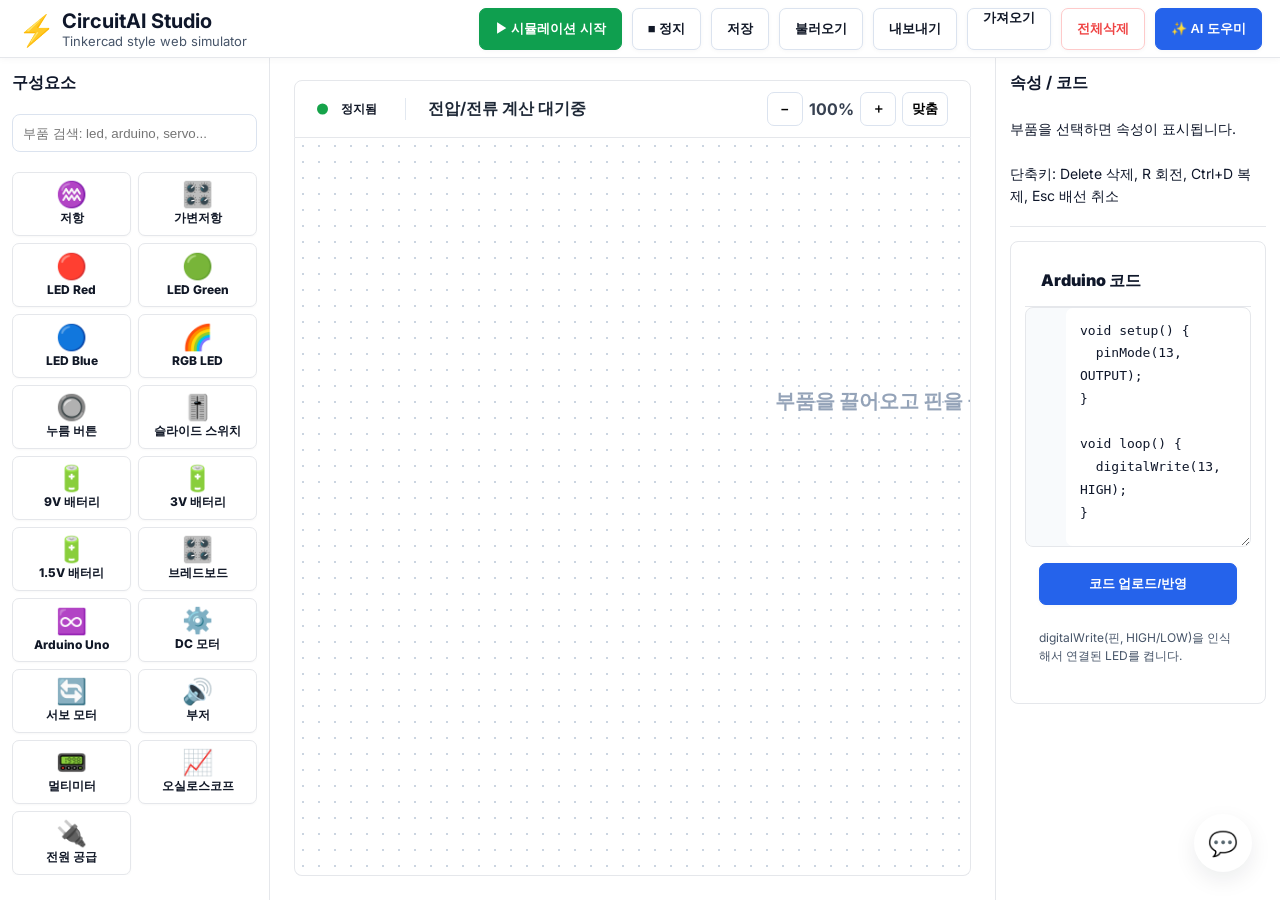
<file: CircuitAI_REAL_FINAL_v9/index.html>
<!DOCTYPE html>
<html lang="ko">
<head>
  <meta charset="UTF-8" />
  <meta name="viewport" content="width=device-width, initial-scale=1.0" />
  <title>CircuitAI Studio</title>
  <link rel="stylesheet" href="style.css" />
  <link href="https://fonts.googleapis.com/css2?family=Inter:wght@400;500;600;700;800&display=swap" rel="stylesheet">
</head>
<body>
  <nav class="navbar">
    <div class="brand"><span class="brand-mark">⚡</span><div><b>CircuitAI Studio</b><small>Tinkercad style web simulator</small></div></div>
    <div class="toolbar">
      <button class="tool-btn success" id="runBtn">▶ 시뮬레이션 시작</button>
      <button class="tool-btn" id="stopBtn">■ 정지</button>
      <button class="tool-btn" id="saveBtn">저장</button>
      <button class="tool-btn" id="loadBtn">불러오기</button>
      <button class="tool-btn" id="exportBtn">내보내기</button>
      <label class="tool-btn file-label">가져오기<input type="file" id="importFile" accept="application/json" hidden></label>
      <button class="tool-btn danger" id="clearBtn">전체삭제</button>
      <button class="tool-btn primary" id="nav-ai-chat">✨ AI 도우미</button>
    </div>
  </nav>

  <main class="app-container">
    <aside class="component-sidebar">
      <div class="sidebar-header"><select class="nav-select"><option>구성요소</option></select></div>
      <div class="sidebar-search"><input id="componentSearch" type="text" placeholder="부품 검색: led, arduino, servo..." /></div>
      <div class="component-grid" id="componentGrid">
        <div class="component-item" draggable="true" data-type="resistor"><span>♒</span>저항</div>
        <div class="component-item" draggable="true" data-type="potentiometer"><span>🎛️</span>가변저항</div>
        <div class="component-item" draggable="true" data-type="led-red"><span>🔴</span>LED Red</div>
        <div class="component-item" draggable="true" data-type="led-green"><span>🟢</span>LED Green</div>
        <div class="component-item" draggable="true" data-type="led-blue"><span>🔵</span>LED Blue</div>
        <div class="component-item" draggable="true" data-type="led-rgb"><span>🌈</span>RGB LED</div>
        <div class="component-item" draggable="true" data-type="switch-push"><span>🔘</span>누름 버튼</div>
        <div class="component-item" draggable="true" data-type="switch-slide"><span>🎚️</span>슬라이드 스위치</div>
        <div class="component-item" draggable="true" data-type="battery-9v"><span>🔋</span>9V 배터리</div>
        <div class="component-item" draggable="true" data-type="battery-3v"><span>🔋</span>3V 배터리</div>
        <div class="component-item" draggable="true" data-type="battery-1.5v"><span>🔋</span>1.5V 배터리</div>
        <div class="component-item" draggable="true" data-type="breadboard-small"><span>🎛️</span>브레드보드</div>
        <div class="component-item" draggable="true" data-type="arduino"><span>♾️</span>Arduino Uno</div>
        <div class="component-item" draggable="true" data-type="motor-dc"><span>⚙️</span>DC 모터</div>
        <div class="component-item" draggable="true" data-type="motor-servo"><span>🔄</span>서보 모터</div>
        <div class="component-item" draggable="true" data-type="buzzer"><span>🔊</span>부저</div>
        <div class="component-item" draggable="true" data-type="multimeter"><span>📟</span>멀티미터</div>
        <div class="component-item" draggable="true" data-type="oscilloscope"><span>📈</span>오실로스코프</div>
        <div class="component-item" draggable="true" data-type="dc-source"><span>🔌</span>전원 공급</div>
      </div>
    </aside>

    <section class="workspace-wrap">
      <div class="workspace-topbar">
        <span id="simStatus" class="status idle">정지됨</span>
        <span id="electricInfo">전압/전류 계산 대기중</span>
        <div class="zoom-controls"><button id="zoomOut">−</button><span id="zoomLabel">100%</span><button id="zoomIn">＋</button><button id="fitBtn">맞춤</button></div>
      </div>
      <div class="circuit-workspace" id="circuit-workspace">
        <div id="world" class="world">
          <svg id="wire-svg" class="wire-svg"></svg>
          <div class="workspace-hint">부품을 끌어오고 핀을 클릭/드래그해서 선을 연결하세요.</div>
        </div>
      </div>
    </section>

    <aside class="inspector">
      <h3>속성 / 코드</h3>
      <div id="inspectorBody" class="inspector-body">부품을 선택하면 속성이 표시됩니다.<br><br>단축키: Delete 삭제, R 회전, Ctrl+D 복제, Esc 배선 취소</div>
      <div class="code-panel">
        <div class="code-title">Arduino 코드</div>
        <textarea id="codeEditor">void setup() {
  pinMode(13, OUTPUT);
}

void loop() {
  digitalWrite(13, HIGH);
}</textarea>
        <button id="uploadCodeBtn" class="tool-btn primary full">코드 업로드/반영</button>
        <p class="hint-mini">digitalWrite(핀, HIGH/LOW)을 인식해서 연결된 LED를 켭니다.</p>
      </div>
    </aside>
  </main>

  <div id="config-modal" class="modal-overlay">
    <div class="modal-content">
      <h3 id="modal-title">설정</h3>
      <div id="modal-body" class="modal-body"></div>
      <div class="modal-footer"><button id="modal-cancel" class="tool-btn">취소</button><button id="modal-save" class="tool-btn primary">확인</button></div>
    </div>
  </div>

  <div id="chatbot-fab" class="chatbot-fab">💬</div>
  <div id="chatbot-window" class="chatbot-window">
    <div class="chat-header"><h3>AI 서킷 매니저</h3><button id="close-chat" class="close-btn">×</button></div>
    <div id="chat-messages" class="chat-messages"></div>
    <div class="chat-input-area"><input id="chat-input" placeholder="예: 아두이노 13번 LED 회로 만들어줘"><button id="chat-send">전송</button></div>
  </div>

  <script src="main.js"></script>
</body>
</html>
</file>
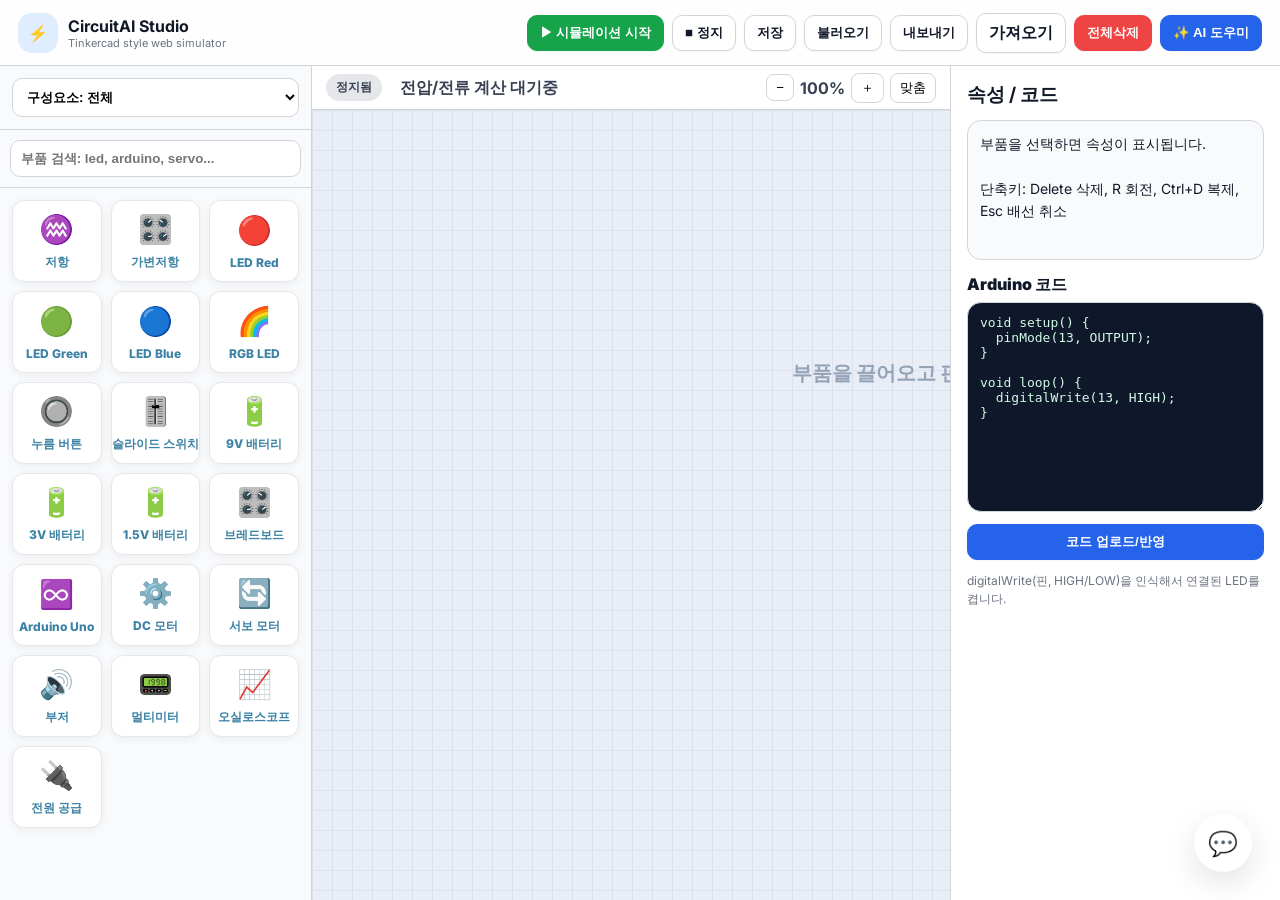
<file: circuitai_tinkercad_plus/index.html>
<!DOCTYPE html>
<html lang="ko">
<head>
  <meta charset="UTF-8" />
  <meta name="viewport" content="width=device-width, initial-scale=1.0" />
  <title>CircuitAI Studio</title>
  <link rel="stylesheet" href="style.css" />
  <link href="https://fonts.googleapis.com/css2?family=Inter:wght@400;500;600;700;800&display=swap" rel="stylesheet">
</head>
<body>
  <nav class="navbar">
    <div class="brand"><span class="brand-mark">⚡</span><div><b>CircuitAI Studio</b><small>Tinkercad style web simulator</small></div></div>
    <div class="toolbar">
      <button class="tool-btn success" id="runBtn">▶ 시뮬레이션 시작</button>
      <button class="tool-btn" id="stopBtn">■ 정지</button>
      <button class="tool-btn" id="saveBtn">저장</button>
      <button class="tool-btn" id="loadBtn">불러오기</button>
      <button class="tool-btn" id="exportBtn">내보내기</button>
      <label class="tool-btn file-label">가져오기<input type="file" id="importFile" accept="application/json" hidden></label>
      <button class="tool-btn danger" id="clearBtn">전체삭제</button>
      <button class="tool-btn primary" id="nav-ai-chat">✨ AI 도우미</button>
    </div>
  </nav>

  <main class="app-container">
    <aside class="component-sidebar">
      <div class="sidebar-header"><select class="nav-select"><option>구성요소: 전체</option></select></div>
      <div class="sidebar-search"><input id="componentSearch" type="text" placeholder="부품 검색: led, arduino, servo..." /></div>
      <div class="component-grid" id="componentGrid">
        <div class="component-item" draggable="true" data-type="resistor"><span>♒</span>저항</div>
        <div class="component-item" draggable="true" data-type="potentiometer"><span>🎛️</span>가변저항</div>
        <div class="component-item" draggable="true" data-type="led-red"><span>🔴</span>LED Red</div>
        <div class="component-item" draggable="true" data-type="led-green"><span>🟢</span>LED Green</div>
        <div class="component-item" draggable="true" data-type="led-blue"><span>🔵</span>LED Blue</div>
        <div class="component-item" draggable="true" data-type="led-rgb"><span>🌈</span>RGB LED</div>
        <div class="component-item" draggable="true" data-type="switch-push"><span>🔘</span>누름 버튼</div>
        <div class="component-item" draggable="true" data-type="switch-slide"><span>🎚️</span>슬라이드 스위치</div>
        <div class="component-item" draggable="true" data-type="battery-9v"><span>🔋</span>9V 배터리</div>
        <div class="component-item" draggable="true" data-type="battery-3v"><span>🔋</span>3V 배터리</div>
        <div class="component-item" draggable="true" data-type="battery-1.5v"><span>🔋</span>1.5V 배터리</div>
        <div class="component-item" draggable="true" data-type="breadboard-small"><span>🎛️</span>브레드보드</div>
        <div class="component-item" draggable="true" data-type="arduino"><span>♾️</span>Arduino Uno</div>
        <div class="component-item" draggable="true" data-type="motor-dc"><span>⚙️</span>DC 모터</div>
        <div class="component-item" draggable="true" data-type="motor-servo"><span>🔄</span>서보 모터</div>
        <div class="component-item" draggable="true" data-type="buzzer"><span>🔊</span>부저</div>
        <div class="component-item" draggable="true" data-type="multimeter"><span>📟</span>멀티미터</div>
        <div class="component-item" draggable="true" data-type="oscilloscope"><span>📈</span>오실로스코프</div>
        <div class="component-item" draggable="true" data-type="dc-source"><span>🔌</span>전원 공급</div>
      </div>
    </aside>

    <section class="workspace-wrap">
      <div class="workspace-topbar">
        <span id="simStatus" class="status idle">정지됨</span>
        <span id="electricInfo">전압/전류 계산 대기중</span>
        <div class="zoom-controls"><button id="zoomOut">−</button><span id="zoomLabel">100%</span><button id="zoomIn">＋</button><button id="fitBtn">맞춤</button></div>
      </div>
      <div class="circuit-workspace" id="circuit-workspace">
        <div id="world" class="world">
          <svg id="wire-svg" class="wire-svg"></svg>
          <div class="workspace-hint">부품을 끌어오고 핀을 클릭/드래그해서 선을 연결하세요.</div>
        </div>
      </div>
    </section>

    <aside class="inspector">
      <h3>속성 / 코드</h3>
      <div id="inspectorBody" class="inspector-body">부품을 선택하면 속성이 표시됩니다.<br><br>단축키: Delete 삭제, R 회전, Ctrl+D 복제, Esc 배선 취소</div>
      <div class="code-panel">
        <div class="code-title">Arduino 코드</div>
        <textarea id="codeEditor">void setup() {
  pinMode(13, OUTPUT);
}

void loop() {
  digitalWrite(13, HIGH);
}</textarea>
        <button id="uploadCodeBtn" class="tool-btn primary full">코드 업로드/반영</button>
        <p class="hint-mini">digitalWrite(핀, HIGH/LOW)을 인식해서 연결된 LED를 켭니다.</p>
      </div>
    </aside>
  </main>

  <div id="config-modal" class="modal-overlay">
    <div class="modal-content">
      <h3 id="modal-title">설정</h3>
      <div id="modal-body" class="modal-body"></div>
      <div class="modal-footer"><button id="modal-cancel" class="tool-btn">취소</button><button id="modal-save" class="tool-btn primary">확인</button></div>
    </div>
  </div>

  <div id="chatbot-fab" class="chatbot-fab">💬</div>
  <div id="chatbot-window" class="chatbot-window">
    <div class="chat-header"><h3>AI 서킷 매니저</h3><button id="close-chat" class="close-btn">×</button></div>
    <div id="chat-messages" class="chat-messages"></div>
    <div class="chat-input-area"><input id="chat-input" placeholder="예: 아두이노 13번 LED 회로 만들어줘"><button id="chat-send">전송</button></div>
  </div>

  <script src="main.js"></script>
</body>
</html>
</file>
<file: CircuitAI_REAL_FINAL_v9/style.css>
:root{--primary:#2563eb;--success:#16a34a;--danger:#ef4444;--bg:#eef2f7;--panel:#fff;--text:#111827;--muted:#6b7280;--line:#d1d5db;--shadow:0 10px 30px rgba(15,23,42,.12)}*{box-sizing:border-box}body{margin:0;font-family:Inter,-apple-system,BlinkMacSystemFont,'Segoe UI',sans-serif;background:var(--bg);color:var(--text);height:100vh;display:flex;flex-direction:column;overflow:hidden}.navbar{height:66px;background:rgba(255,255,255,.92);backdrop-filter:blur(12px);border-bottom:1px solid var(--line);display:flex;align-items:center;justify-content:space-between;padding:0 18px;z-index:100}.brand{display:flex;align-items:center;gap:10px}.brand-mark{width:40px;height:40px;border-radius:14px;background:#e0edff;display:grid;place-items:center}.brand small{display:block;color:var(--muted);font-size:11px}.toolbar{display:flex;gap:8px;align-items:center}.tool-btn{border:1px solid var(--line);background:white;color:#111827;border-radius:10px;padding:8px 12px;font-weight:700;cursor:pointer;box-shadow:0 1px 2px rgba(0,0,0,.04)}.tool-btn:hover{transform:translateY(-1px)}.tool-btn.primary{background:var(--primary);border-color:var(--primary);color:#fff}.tool-btn.success{background:var(--success);border-color:var(--success);color:#fff}.tool-btn.danger{background:var(--danger);border-color:var(--danger);color:#fff}.tool-btn.full{width:100%;margin-top:8px}.file-label{display:inline-block}.app-container{display:flex;min-height:0;flex:1}.component-sidebar{width:312px;background:#f8fafc;border-right:1px solid var(--line);display:flex;flex-direction:column}.sidebar-header{padding:12px;border-bottom:1px solid var(--line)}.nav-select,.sidebar-search input{width:100%;border:1px solid var(--line);border-radius:10px;padding:10px;background:#fff;font-weight:700}.sidebar-search{padding:10px;border-bottom:1px solid var(--line)}.component-grid{padding:12px;display:grid;grid-template-columns:repeat(3,1fr);gap:9px;overflow:auto}.component-item{background:#fff;border:1px solid #e5e7eb;border-radius:12px;min-height:82px;display:flex;flex-direction:column;align-items:center;justify-content:center;gap:8px;text-align:center;font-size:12px;font-weight:800;color:#3b82a4;cursor:grab;box-shadow:0 2px 8px rgba(0,0,0,.06)}.component-item span{font-size:28px}.component-item:hover{box-shadow:var(--shadow);transform:translateY(-2px);border-color:#60a5fa}.workspace-wrap{flex:1;display:flex;flex-direction:column;min-width:0}.workspace-topbar{height:44px;background:#fff;border-bottom:1px solid var(--line);display:flex;align-items:center;gap:18px;padding:0 14px;font-weight:700;color:#374151}.status{padding:5px 10px;border-radius:999px;font-size:12px}.status.idle{background:#e5e7eb}.status.running{background:#dcfce7;color:#166534}.status.error{background:#fee2e2;color:#991b1b}.zoom-controls{margin-left:auto;display:flex;align-items:center;gap:6px}.zoom-controls button{border:1px solid var(--line);background:#fff;border-radius:8px;padding:5px 9px;cursor:pointer}.circuit-workspace{flex:1;position:relative;overflow:hidden;background-color:#e9eef6;background-image:linear-gradient(#dbe2ed 1px,transparent 1px),linear-gradient(90deg,#dbe2ed 1px,transparent 1px);background-size:20px 20px}.world{position:absolute;left:0;top:0;width:3000px;height:2000px;transform-origin:0 0}.wire-svg{position:absolute;inset:0;width:3000px;height:2000px;z-index:40;pointer-events:none}.wire-svg line{pointer-events:stroke;cursor:pointer}.wire-selected{stroke-dasharray:6 6;stroke-width:5!important;filter:drop-shadow(0 0 4px rgba(0,0,0,.4))}.powered-wire{stroke-dasharray:10 7;animation:flow .45s linear infinite;filter:drop-shadow(0 0 4px rgba(34,197,94,.8))}@keyframes flow{to{stroke-dashoffset:-34}}.workspace-hint{position:absolute;left:480px;top:250px;color:#94a3b8;font-weight:800;font-size:20px;pointer-events:none}.workspace-component{position:absolute;cursor:grab;user-select:none;transform-origin:center;z-index:10}.workspace-component.comp-selected{filter:drop-shadow(0 0 0 #2563eb);outline:3px solid #2563eb;border-radius:10px}.graphic{width:100%;height:100%;display:flex;align-items:center;justify-content:center;border-radius:8px;font-weight:900;color:#fff;position:relative;box-shadow:0 6px 18px rgba(15,23,42,.18),inset 0 2px 5px rgba(255,255,255,.22)}.pin{position:absolute;width:16px;height:16px;background:#374151;border:3px solid #f8fafc;border-radius:50%;transform:translate(-50%,-50%);z-index:20;cursor:crosshair;box-shadow:0 2px 4px rgba(0,0,0,.25)}.pin:hover{background:#ef4444;transform:translate(-50%,-50%) scale(1.25)}.pin::after{content:attr(data-label);position:absolute;top:-18px;left:50%;transform:translateX(-50%);font-size:9px;color:#111827;background:#fff;border:1px solid #ddd;border-radius:4px;padding:1px 3px;opacity:0;white-space:nowrap}.pin:hover::after{opacity:1}.comp-breadboard .pin{width:6px;height:6px;border:0;border-radius:1px;background:#1f2937}.battery-graphic{background:#111827;border-top:10px solid #020617;flex-direction:column}.battery-graphic:before{content:'+';position:absolute;top:8px;left:17px}.battery-graphic:after{content:'−';position:absolute;top:8px;right:20px}.led-graphic{border-radius:50% 50% 30% 30%;box-shadow:inset -6px -7px 14px rgba(0,0,0,.35),inset 2px 2px 9px rgba(255,255,255,.8),0 6px 15px rgba(0,0,0,.18)}.led-on{box-shadow:0 0 28px currentColor,0 0 70px currentColor,inset 1px 1px 12px rgba(255,255,255,.9)!important}.led-burn{background:#111!important;color:#ef4444!important}.resistor-graphic{border-radius:10px}.switch-push-graphic{background:#dc2626;border:4px solid #111827;border-radius:50%}.switch-slide-graphic{background:#111827}.switch-slide-graphic:after{content:'';position:absolute;width:15px;height:31px;border-radius:5px;background:#e5e7eb;left:7px;top:5px;transition:.2s}.switch-on .switch-slide-graphic:after{left:27px}.motor-dc-graphic{background:#cbd5e1;color:#111827;border-radius:50%;border:5px solid #64748b}.motor-on{animation:spin .5s linear infinite}@keyframes spin{to{transform:rotate(360deg)}}.motor-servo-graphic{background:#2563eb}.buzzer-graphic{background:#7c3aed}.buzz-on{animation:buzz .1s infinite alternate}@keyframes buzz{to{transform:translateX(2px) rotate(1deg)}}.arduino-graphic{background:#00979c;border:3px solid #03787e;border-radius:10px}.arduino-graphic:before{content:'UNO R3';font-size:23px}.multimeter-graphic{background:#facc15;color:#111827;flex-direction:column}.screen{background:#111827;color:#22c55e;font-family:monospace;border-radius:4px;padding:4px 7px}.oscilloscope-graphic{background:#1e293b}.oscilloscope-graphic:before{content:'';width:70%;height:34%;background:#020617;border:1px solid #475569;border-radius:4px}.inst-source-graphic{background:#e2e8f0;color:#111827;border:2px solid #94a3b8}.bb-body{width:100%;height:100%;background:#e5e7eb;border-radius:8px;box-shadow:0 8px 22px rgba(0,0,0,.15);position:relative;overflow:hidden}.bb-line{position:absolute;left:18px;right:18px;height:2px}.b-red{background:#ef4444}.b-blue{background:#3b82f6}.bb-groove{position:absolute;left:0;right:0;top:115px;height:11px;background:#cbd5e1;border-top:1px solid #94a3b8}.bb-lbl,.bb-num{position:absolute;font-size:8px;color:#475569;font-weight:800}.inspector{width:330px;background:#fff;border-left:1px solid var(--line);padding:16px;overflow:auto}.inspector h3{margin:0 0 12px}.inspector-body{border:1px solid var(--line);border-radius:14px;padding:12px;min-height:140px;background:#f8fafc;line-height:1.6;font-size:14px}.prop-row{display:flex;align-items:center;justify-content:space-between;gap:10px;margin:8px 0}.prop-row input,.prop-row select{width:145px;border:1px solid var(--line);border-radius:8px;padding:7px}.code-panel{margin-top:14px}.code-title{font-weight:900;margin-bottom:6px}textarea{width:100%;height:210px;resize:vertical;border:1px solid var(--line);border-radius:14px;padding:12px;background:#0f172a;color:#d1fae5;font-family:Consolas,monospace;font-size:13px}.hint-mini{font-size:12px;color:var(--muted);line-height:1.5}.modal-overlay{position:fixed;inset:0;background:rgba(0,0,0,.45);display:none;align-items:center;justify-content:center;z-index:9999;backdrop-filter:blur(6px)}.modal-content{background:#fff;border-radius:18px;padding:20px;width:330px;box-shadow:var(--shadow)}.modal-body{display:flex;flex-direction:column;gap:10px;margin:15px 0}.modal-body input,.modal-body select{padding:10px;border:1px solid var(--line);border-radius:10px}.modal-footer{display:flex;justify-content:flex-end;gap:8px}.chatbot-fab{position:fixed;right:28px;bottom:28px;width:58px;height:58px;border-radius:50%;display:grid;place-items:center;background:#fff;box-shadow:var(--shadow);font-size:24px;z-index:1000;cursor:pointer}.chatbot-window{position:fixed;right:28px;bottom:96px;width:370px;height:520px;background:#fff;border:1px solid var(--line);border-radius:20px;box-shadow:var(--shadow);display:none;flex-direction:column;overflow:hidden;z-index:1000}.chat-header{background:var(--primary);color:#fff;padding:14px 18px;display:flex;justify-content:space-between;align-items:center}.chat-header h3{margin:0}.close-btn{background:none;border:0;color:#fff;font-size:28px;cursor:pointer}.chat-messages{flex:1;overflow:auto;padding:16px;display:flex;flex-direction:column;gap:10px}.chat-bubble{padding:10px 13px;border-radius:15px;max-width:86%;line-height:1.45}.chat-user{align-self:flex-end;background:#2563eb;color:#fff}.chat-ai{align-self:flex-start;background:#f1f5f9}.chat-input-area{display:flex;gap:8px;padding:14px;border-top:1px solid var(--line)}.chat-input-area input{flex:1;border:1px solid var(--line);border-radius:999px;padding:10px 13px}.chat-input-area button{border:0;background:#2563eb;color:#fff;border-radius:999px;padding:0 15px;font-weight:800}

/* fixes v2: cleaner wiring, breadboard plug-in feel, realistic motors */
.comp-route{background:transparent!important;box-shadow:none!important;outline:none!important;pointer-events:none}
.comp-route .pin{opacity:0;width:2px;height:2px;border:0;pointer-events:none}
.wire-svg line{transition:stroke-width .08s, filter .08s}
.led-graphic{height:42px!important;width:42px!important;margin:auto;border:2px solid rgba(255,255,255,.45)}
.led-leg{position:absolute;bottom:-24px;width:4px;background:#94a3b8;border-radius:3px;box-shadow:inset 1px 0 0 rgba(255,255,255,.8)}
.led-leg.leg-a{left:12px;height:28px}.led-leg.leg-k{right:12px;height:24px}
.comp-led .pin{width:13px;height:13px;border-width:2px;background:#64748b}
.comp-resistor .pin,.comp-potentiometer .pin{width:13px;height:13px;border-width:2px;background:#64748b}
.motor-dc-graphic{overflow:visible;background:transparent!important;border:0!important;border-radius:8px!important;color:#111827!important;box-shadow:none!important;display:flex!important;align-items:center!important;justify-content:center!important}
.motor-can{width:62px;height:46px;border-radius:24px;background:linear-gradient(90deg,#94a3b8,#e2e8f0,#94a3b8);border:4px solid #475569;display:flex;align-items:center;justify-content:center;font-weight:900;box-shadow:0 8px 18px rgba(15,23,42,.25),inset 0 2px 5px rgba(255,255,255,.55)}
.motor-shaft{position:absolute;right:-14px;width:24px;height:10px;background:#64748b;border-radius:6px;box-shadow:inset 0 1px 2px rgba(255,255,255,.55)}
.motor-on .motor-shaft{animation:spin .15s linear infinite;background:#334155}
.motor-servo-graphic{background:#2563eb!important;border:3px solid #1d4ed8;border-radius:10px!important;overflow:visible;color:#fff;flex-direction:column;font-size:11px;letter-spacing:.5px}
.servo-horn{position:absolute;top:-17px;left:50%;width:58px;height:10px;background:#f8fafc;border:2px solid #cbd5e1;border-radius:999px;transform:translateX(-50%);box-shadow:0 2px 5px rgba(0,0,0,.18)}
.servo-horn:after{content:'';position:absolute;left:50%;top:50%;width:10px;height:10px;background:#94a3b8;border-radius:50%;transform:translate(-50%,-50%)}
.motor-on .servo-horn{animation:servoSweep .8s ease-in-out infinite alternate}@keyframes servoSweep{from{transform:translateX(-50%) rotate(-35deg)}to{transform:translateX(-50%) rotate(35deg)}}


/* v4 breadboard + wiring stability patch */
.comp-breadboard .pin{
  width:12px !important;
  height:12px !important;
  border:2px solid #f8fafc !important;
  border-radius:50% !important;
  background:#1f2937 !important;
  cursor:pointer !important;
  z-index:50 !important;
}
.comp-breadboard .pin:hover{
  background:#ef4444 !important;
  transform:translate(-50%,-50%) scale(1.4) !important;
  z-index:999 !important;
}
.pin{
  transition:0.08s;
}
.pin:hover{
  z-index:999;
}
.wire-svg line{
  stroke-width:4px;
}


/* v4 realistic breadboard redesign */
.comp-breadboard{filter:drop-shadow(0 10px 18px rgba(15,23,42,.18));}
.bb-body{background:linear-gradient(180deg,#f8fafc,#e5e7eb)!important;border:3px solid #2563eb;border-radius:14px!important;box-shadow:inset 0 1px 0 rgba(255,255,255,.9),0 12px 28px rgba(15,23,42,.18)!important;}
.bb-body::before{content:'solderless breadboard';position:absolute;left:18px;top:126px;font-size:10px;font-weight:900;letter-spacing:.08em;color:#94a3b8;text-transform:uppercase;}
.bb-rail{position:absolute;left:36px;right:36px;height:2px;border-radius:99px;opacity:.9;}
.bb-rail span{position:absolute;left:-20px;top:-8px;font-size:13px;font-weight:900;}
.rail-top-plus{top:30px;background:#ef4444;color:#ef4444;}
.rail-top-minus{top:55px;background:#2563eb;color:#2563eb;}
.rail-bottom-plus{top:255px;background:#ef4444;color:#ef4444;}
.rail-bottom-minus{top:280px;background:#2563eb;color:#2563eb;}
.bb-groove{top:171px!important;height:22px!important;background:linear-gradient(180deg,#cbd5e1,#f8fafc,#cbd5e1)!important;border-top:1px solid #94a3b8!important;border-bottom:1px solid #94a3b8!important;box-shadow:inset 0 3px 5px rgba(15,23,42,.12),inset 0 -3px 5px rgba(255,255,255,.7);}
.bb-center-shadow{position:absolute;left:36px;right:36px;top:82px;height:168px;border-left:1px solid #cbd5e1;border-right:1px solid #cbd5e1;pointer-events:none;}
.comp-breadboard .pin{width:12px!important;height:12px!important;border:2px solid #f8fafc!important;border-radius:50%!important;background:#111827!important;z-index:70!important;box-shadow:inset 0 1px 2px rgba(255,255,255,.55),inset 0 -2px 4px rgba(0,0,0,.55),0 1px 2px rgba(15,23,42,.25)!important;}
.comp-breadboard .pin:hover{background:#ef4444!important;transform:translate(-50%,-50%) scale(1.45)!important;box-shadow:0 0 0 4px rgba(239,68,68,.18),inset 0 1px 2px rgba(255,255,255,.55)!important;}
.bb-num{position:absolute;font-size:8px;color:#64748b;font-weight:900;pointer-events:none;}
.wire-svg line{stroke-width:4.5!important;filter:drop-shadow(0 1px 1px rgba(15,23,42,.25));}


/* v3: physical breadboard contact feedback */
.pin.contact-pin{
  background:#22c55e!important;
  box-shadow:0 0 0 4px rgba(34,197,94,.18), inset 0 1px 2px rgba(255,255,255,.55)!important;
}
.comp-breadboard .pin.contact-pin{
  background:#22c55e!important;
}
.wire-svg line{
  stroke-width:5px;
}


/* ===== v4 clean UI: plain breadboard + neat sidebar ===== */
:root{
  --bg:#f3f6fb;
  --panel:#ffffff;
  --line:#e5e7eb;
  --primary:#2563eb;
  --shadow:0 8px 24px rgba(15,23,42,.08);
}
body{background:#f3f6fb;color:#111827;}
.navbar{height:72px;background:#fff;border-bottom:1px solid #e5e7eb;box-shadow:0 1px 10px rgba(15,23,42,.04);}
.brand-mark{background:#fff7d6;font-size:30px;}
.brand b{font-size:18px;}
.brand small{font-size:12px;color:#64748b;}
.tool-btn{border-radius:8px;padding:10px 14px;box-shadow:none;background:#fff;border-color:#e2e8f0;}
.tool-btn:hover{transform:none;background:#f8fafc;}
.tool-btn.success{background:#198754;border-color:#198754;}
.tool-btn.primary{background:#2563eb;border-color:#2563eb;}
.tool-btn.danger{background:#fff;color:#dc2626;border-color:#fecaca;}
.component-sidebar{width:286px;background:#fff;border-right:1px solid #e5e7eb;padding:14px;gap:10px;}
.sidebar-header{padding:0;border:0;}
.sidebar-header::before{content:'구성요소';display:block;font-weight:900;font-size:16px;margin-bottom:10px;color:#111827;}
.nav-select{display:none;}
.sidebar-search{padding:0;border:0;}
.sidebar-search input{height:42px;border-radius:8px;background:#fff;font-weight:500;color:#334155;}
.component-grid{padding:0;grid-template-columns:repeat(2,1fr);gap:6px;overflow:auto;}
.component-item{min-height:72px;border-radius:8px;border:1px solid #e5e7eb;box-shadow:none;color:#111827;font-size:12px;font-weight:700;background:#fff;gap:5px;}
.component-item span{font-size:26px;line-height:1;filter:none;}
.component-item:hover{transform:none;box-shadow:0 4px 12px rgba(15,23,42,.08);border-color:#bfdbfe;background:#f8fbff;}
.inspector{width:300px;background:#fff;border-left:1px solid #e5e7eb;padding:14px;}
.inspector h3{font-size:16px;margin-bottom:14px;}
.inspector-body{background:#fff;border-color:#e5e7eb;border-radius:8px;box-shadow:none;}
.code-panel{border:1px solid #e5e7eb;border-radius:8px;margin-top:14px;overflow:hidden;background:#fff;}
.code-title{padding:14px 16px;margin:0;border-bottom:1px solid #e5e7eb;background:#fff;}
textarea{border:0;border-radius:0;background:#ffffff;color:#111827;font-size:13px;line-height:1.7;height:250px;box-shadow:inset 40px 0 0 #f8fafc;padding-left:54px;}
.hint-mini{padding:0 14px 12px;}
#uploadCodeBtn{margin:12px 14px;width:calc(100% - 28px);}
.workspace-topbar{height:64px;margin:10px 12px 0;border:1px solid #e5e7eb;border-radius:8px;background:#fff;}
.circuit-workspace{margin:0 12px 12px;border:1px solid #e5e7eb;border-top:0;border-radius:0 0 8px 8px;background-color:#fafcff;background-image:radial-gradient(#d4dbe7 1px,transparent 1px);background-size:14px 14px;}
.world{transform-origin:0 0;}
.workspace-component{z-index:20;}
.comp-breadboard{z-index:2!important;filter:none!important;}
.wire-svg{z-index:12!important;}
.wire-svg line{stroke-width:4px!important;filter:drop-shadow(0 1px 1px rgba(15,23,42,.16));stroke-linecap:round;}
.workspace-component.comp-selected{outline:2px solid #2563eb!important;outline-offset:3px;border-radius:8px;filter:none!important;}

/* plain breadboard body */
.bb-body{
  background:#f8fafc!important;
  border:2px solid #2563eb!important;
  border-radius:12px!important;
  box-shadow:0 6px 16px rgba(15,23,42,.12)!important;
  overflow:hidden!important;
}
.bb-body::before{display:none!important;}
.bb-body::after{content:'';position:absolute;left:0;right:0;top:171px;height:22px;background:linear-gradient(180deg,#e5e7eb,#f8fafc,#dbe2ea);border-top:1px solid #cbd5e1;border-bottom:1px solid #cbd5e1;pointer-events:none;}
.bb-center-shadow{display:none!important;}
.bb-groove{display:none!important;}
.bb-rail{height:2px!important;left:50px!important;right:45px!important;border-radius:99px;opacity:.9;}
.bb-rail span{left:-28px!important;top:-10px!important;font-size:20px!important;font-weight:800!important;}
.rail-top-plus{top:30px!important;background:#ef4444!important;color:#ef4444!important;}
.rail-top-minus{top:55px!important;background:#2563eb!important;color:#2563eb!important;}
.rail-bottom-plus{top:255px!important;background:#ef4444!important;color:#ef4444!important;}
.rail-bottom-minus{top:280px!important;background:#2563eb!important;color:#2563eb!important;}
.bb-num{font-size:10px!important;color:#64748b!important;font-weight:800!important;}

/* make breadboard holes small and calm, but still clickable */
.comp-breadboard .pin{
  width:8px!important;
  height:8px!important;
  border:0!important;
  border-radius:1px!important;
  background:#111827!important;
  box-shadow:0 1px 2px rgba(15,23,42,.25), inset 0 1px 0 rgba(255,255,255,.18)!important;
  z-index:30!important;
}
.comp-breadboard .pin:hover{
  background:#2563eb!important;
  transform:translate(-50%,-50%) scale(1.25)!important;
  box-shadow:0 0 0 3px rgba(37,99,235,.16)!important;
}
.pin.contact-pin{background:#64748b!important;box-shadow:0 0 0 2px rgba(37,99,235,.12)!important;}
.comp-breadboard .pin.contact-pin{background:#111827!important;box-shadow:0 0 0 2px rgba(37,99,235,.10)!important;}
.comp-resistor .pin,.comp-potentiometer .pin{width:12px!important;height:12px!important;border:2px solid #dbeafe!important;background:#94a3b8!important;box-shadow:none!important;}
.comp-resistor .pin.contact-pin,.comp-potentiometer .pin.contact-pin{background:#94a3b8!important;box-shadow:0 0 0 2px rgba(37,99,235,.18)!important;}
.resistor-graphic{height:28px!important;border-radius:999px!important;box-shadow:0 2px 5px rgba(15,23,42,.16)!important;}
.led-graphic{box-shadow:inset -4px -5px 10px rgba(0,0,0,.25),inset 2px 2px 7px rgba(255,255,255,.75),0 3px 8px rgba(0,0,0,.12)!important;}
.pin::after{font-size:10px;border-color:#e5e7eb;box-shadow:0 2px 6px rgba(15,23,42,.08);}

.bb-row-label{position:absolute;font-size:13px;font-weight:800;color:#64748b;pointer-events:none;}


/* ===== v5 final clean look: reference-image style + no row/rail overlap ===== */
.navbar{height:76px!important;padding:0 20px!important;}
.brand{min-width:260px!important;}
.toolbar{gap:12px!important;}
.tool-btn{min-height:42px!important;padding:10px 18px!important;font-size:14px!important;}
.component-sidebar{width:292px!important;}
.component-grid{grid-template-columns:repeat(2,1fr)!important;gap:8px!important;}
.component-item{min-height:70px!important;font-size:12px!important;color:#111827!important;}
.component-item span{font-size:28px!important;}
.inspector{width:318px!important;}
.workspace-topbar{height:62px!important;}
.circuit-workspace{background-color:#fbfdff!important;background-image:radial-gradient(#d0d8e5 1px,transparent 1px)!important;background-size:14px 14px!important;}
.bb-body{background:#f8fafc!important;border:2px solid #2563eb!important;border-radius:14px!important;box-shadow:0 8px 20px rgba(15,23,42,.12), inset 0 1px 0 rgba(255,255,255,.9)!important;}
.bb-body::after{top:185px!important;height:24px!important;background:linear-gradient(180deg,#dbe2ea,#f8fafc,#dbe2ea)!important;border-top:1px solid #cbd5e1!important;border-bottom:1px solid #cbd5e1!important;}
.bb-rail{left:50px!important;right:45px!important;height:2px!important;}
.bb-rail span{left:-28px!important;top:-11px!important;font-size:20px!important;line-height:1!important;}
.rail-top-plus{top:34px!important;background:#ef4444!important;color:#ef4444!important;}
.rail-top-minus{top:62px!important;background:#2563eb!important;color:#2563eb!important;}
.rail-bottom-plus{top:302px!important;background:#ef4444!important;color:#ef4444!important;}
.rail-bottom-minus{top:322px!important;background:#2563eb!important;color:#2563eb!important;}
.bb-row-label{left:22px!important;font-size:14px!important;font-weight:800!important;color:#64748b!important;}
.bb-num{font-size:11px!important;color:#64748b!important;font-weight:800!important;}
.comp-breadboard .pin{width:8px!important;height:8px!important;border-radius:1.5px!important;border:0!important;background:#111827!important;box-shadow:0 1px 2px rgba(15,23,42,.2), inset 0 1px 0 rgba(255,255,255,.18)!important;}
.comp-breadboard .pin:hover{background:#2563eb!important;transform:translate(-50%,-50%) scale(1.3)!important;box-shadow:0 0 0 3px rgba(37,99,235,.16)!important;}
.comp-breadboard .pin.contact-pin{background:#111827!important;box-shadow:0 0 0 2px rgba(34,197,94,.16)!important;}
.wire-svg line{stroke:#1f2937!important;stroke-width:5px!important;filter:drop-shadow(0 1px 2px rgba(15,23,42,.22))!important;}
.resistor-graphic{height:28px!important;border-radius:999px!important;box-shadow:0 3px 8px rgba(15,23,42,.12)!important;}
.comp-resistor .pin,.comp-potentiometer .pin{width:10px!important;height:10px!important;border:2px solid #bbf7d0!important;background:#64748b!important;}

/* ===== v6 final clean screenshot-style UI + symmetric breadboard ===== */
:root{--bg:#f8fafc;--panel:#ffffff;--text:#0f172a;--muted:#64748b;--line:#e2e8f0;--primary:#2563eb;--success:#16a34a;--danger:#ef4444;--shadow:0 10px 24px rgba(15,23,42,.10)}
body{background:#f8fafc;color:var(--text);}
.navbar{height:76px;background:#fff;border-bottom:1px solid #e5e7eb;padding:0 20px;box-shadow:0 2px 12px rgba(15,23,42,.04)}
.brand-mark{background:transparent;font-size:34px;width:38px;height:38px}.brand b{font-size:20px}.brand small{font-size:13px;color:#475569}.toolbar{gap:12px}.tool-btn{height:42px;border:1px solid #dbe3ef;border-radius:9px;padding:0 18px;background:#fff;box-shadow:0 2px 8px rgba(15,23,42,.04);font-size:14px}.tool-btn.success{background:linear-gradient(180deg,#18b45b,#0f8f45);border-color:#159a4f}.tool-btn.primary{background:#2563eb;border-color:#2563eb}.tool-btn.danger{background:#fff;color:#ef4444;border-color:#fecaca}.app-container{background:#f8fafc}.component-sidebar{width:285px;background:#fff;border-right:1px solid #e5e7eb;padding:12px}.sidebar-header{display:none}.sidebar-search{padding:10px 0 12px;border:0}.component-sidebar:before{content:'구성요소';display:block;font-weight:900;font-size:17px;margin:6px 0 8px}.sidebar-search input{height:38px;border:1px solid #dbe3ef;border-radius:8px;font-weight:500;color:#475569;background:#fff}.component-grid{padding:0;grid-template-columns:repeat(2,1fr);gap:7px;overflow:auto}.component-item{min-height:68px;border:1px solid #e5e7eb;border-radius:8px;background:#fff;color:#111827;font-size:12px;font-weight:800;box-shadow:0 1px 3px rgba(15,23,42,.04);gap:4px}.component-item span{font-size:27px;filter:saturate(1.1)}.workspace-wrap{padding:14px 12px 14px 12px;background:#fff}.workspace-topbar{height:62px;border:1px solid #e5e7eb;border-radius:8px;background:#fff;padding:0 24px;margin-bottom:0;box-shadow:0 1px 2px rgba(15,23,42,.03)}.status.idle{background:transparent;color:#111827;position:relative;padding-left:25px}.status.idle:before{content:'';position:absolute;left:0;top:50%;width:12px;height:12px;background:#16a34a;border-radius:50%;transform:translateY(-50%)}.status.running{background:transparent;color:#111827;position:relative;padding-left:25px}.status.running:before{content:'';position:absolute;left:0;top:50%;width:12px;height:12px;background:#16a34a;border-radius:50%;transform:translateY(-50%)}#electricInfo{padding-left:24px;border-left:1px solid #e2e8f0}.zoom-controls button{height:36px;min-width:38px;border-radius:7px;border:1px solid #dbe3ef;background:#fff;font-weight:900}.circuit-workspace{margin-top:0;border:1px solid #e5e7eb;border-top:0;border-radius:0 0 8px 8px;background-color:#fff;background-image:radial-gradient(#cbd5e1 1.1px,transparent 1.1px);background-size:16px 16px}.inspector{width:285px;background:#fff;border-left:1px solid #e5e7eb;padding:14px}.inspector h3{font-size:17px}.inspector-body{border:0;border-bottom:1px solid #e5e7eb;border-radius:0;background:#fff;min-height:118px;padding:10px 0 18px}.code-panel{border:1px solid #e5e7eb;border-radius:8px;background:#fff;padding:14px;margin-top:14px}.code-title{font-size:16px}textarea{height:250px;background:#fff;color:#0f172a;border:1px solid #e5e7eb;border-radius:8px;font-size:13px;line-height:1.75}.hint-mini{color:#475569}.workspace-component{z-index:10}.wire-svg line{stroke-width:5;filter:drop-shadow(0 2px 2px rgba(15,23,42,.20));stroke-linecap:round}.powered-wire{filter:drop-shadow(0 0 4px rgba(34,197,94,.65))}.pin{width:16px;height:16px;border:3px solid #eef2f7;background:#475569;box-shadow:0 1px 3px rgba(15,23,42,.25);z-index:80}.pin:hover{background:#22c55e;transform:translate(-50%,-50%) scale(1.18)}.contact-pin{background:#22c55e!important;box-shadow:0 0 0 4px rgba(34,197,94,.18),0 1px 3px rgba(15,23,42,.2)!important}.comp-breadboard{z-index:5}.bb-body{width:100%;height:100%;position:relative;overflow:hidden;background:#f8fafc!important;border:2px solid #2563eb!important;border-radius:18px!important;box-shadow:0 9px 20px rgba(15,23,42,.10),inset 0 1px 0 rgba(255,255,255,.9)!important}.bb-body::before{display:none!important}.bb-body::after{content:'';position:absolute;left:0;right:0;top:248px;height:26px;background:linear-gradient(180deg,#dbe2ea,#f8fafc 50%,#dbe2ea);border-top:1px solid #cbd5e1;border-bottom:1px solid #cbd5e1;pointer-events:none}.bb-groove{display:none!important}.bb-center-shadow{display:none!important}.bb-rail{position:absolute!important;left:82px!important;right:55px!important;height:2px!important;border-radius:999px!important;opacity:.95!important}.rail-top-plus{top:54px!important;background:#ef4444!important}.rail-top-minus{top:84px!important;background:#2563eb!important}.rail-bottom-plus{top:388px!important;background:#ef4444!important}.rail-bottom-minus{top:418px!important;background:#2563eb!important}.bb-sign{position:absolute!important;font-size:22px!important;font-weight:900!important;line-height:1!important;top:-12px!important}.bb-sign.left{left:-42px!important}.bb-sign.right{right:-32px!important}.rail-top-plus .bb-sign,.rail-bottom-plus .bb-sign{color:#ef4444!important}.rail-top-minus .bb-sign,.rail-bottom-minus .bb-sign{color:#2563eb!important}.comp-breadboard .pin{width:9px!important;height:9px!important;border:0!important;border-radius:2px!important;background:#111827!important;box-shadow:0 1px 2px rgba(15,23,42,.30)!important;z-index:30}.comp-breadboard .pin:hover{background:#22c55e!important;transform:translate(-50%,-50%) scale(1.55)!important;z-index:999!important}.comp-breadboard .pin.contact-pin{background:#22c55e!important;box-shadow:0 0 0 4px rgba(34,197,94,.22)!important}.bb-row-label{position:absolute!important;left:48px!important;font-size:18px!important;font-weight:800!important;color:#475569!important;pointer-events:none!important}.bb-num{position:absolute!important;font-size:15px!important;color:#475569!important;font-weight:800!important;pointer-events:none!important}.battery-graphic{background:linear-gradient(180deg,#111827,#020617)!important;border:0!important;border-radius:8px!important;color:#fff;font-size:27px}.battery-graphic:before{top:22px;left:22px;font-size:24px}.battery-graphic:after{top:22px;right:24px;font-size:24px}.batt-val{font-size:28px}.comp-battery .pin{top:0!important;width:18px;height:18px;background:#64748b}.resistor-graphic{height:24px!important;border-radius:999px!important;box-shadow:0 4px 10px rgba(15,23,42,.15)!important}.comp-resistor .pin,.comp-potentiometer .pin{width:12px!important;height:12px!important;border:3px solid #bbf7d0!important;background:#64748b!important}.led-graphic{height:42px!important;width:42px!important;border:0!important;margin:auto;box-shadow:inset -5px -7px 12px rgba(0,0,0,.25),inset 2px 2px 8px rgba(255,255,255,.8),0 5px 13px rgba(15,23,42,.18)!important}.comp-led .pin{width:13px!important;height:13px!important;border:3px solid #e2e8f0!important;background:#64748b!important}


/* ===== REAL FINAL v9 screenshot-style cleanup ===== */
:root{--primary:#2563eb;--success:#16a34a;--danger:#ef4444;--bg:#ffffff;--panel:#fff;--text:#0f172a;--muted:#64748b;--line:#e5e7eb;--shadow:0 8px 22px rgba(15,23,42,.08)}
body{background:#fff!important;color:#0f172a!important;}
.navbar{height:58px!important;background:#fff!important;border-bottom:1px solid #e5e7eb!important;padding:0 18px!important;box-shadow:0 1px 8px rgba(15,23,42,.04)!important;}
.brand-mark{background:transparent!important;font-size:30px!important;width:34px!important;height:34px!important}.brand b{font-size:20px!important}.brand small{font-size:13px!important;color:#475569!important}.toolbar{gap:10px!important}.tool-btn{height:38px!important;border:1px solid #dbe3ef!important;border-radius:7px!important;background:#fff!important;box-shadow:0 1px 4px rgba(15,23,42,.04)!important;font-size:13px!important;font-weight:800!important;padding:0 15px!important}.tool-btn.success{background:#0f9f4f!important;color:#fff!important;border-color:#0f9f4f!important}.tool-btn.primary{background:#2563eb!important;color:#fff!important;border-color:#2563eb!important}.tool-btn.danger{background:#fff!important;color:#ef4444!important;border-color:#fecaca!important}
.app-container{background:#fff!important}.component-sidebar{width:270px!important;background:#fff!important;border-right:1px solid #e5e7eb!important;padding:12px!important}.sidebar-header{display:none!important}.component-sidebar:before{content:'구성요소';display:block;font-weight:900;font-size:16px;margin:2px 0 10px}.sidebar-search{padding:0 0 10px!important;border:0!important}.sidebar-search input{height:38px!important;border:1px solid #dbe3ef!important;border-radius:8px!important;background:#fff!important;font-weight:500!important;color:#475569!important}.component-grid{padding:0!important;grid-template-columns:repeat(2,1fr)!important;gap:7px!important}.component-item{min-height:64px!important;border:1px solid #e5e7eb!important;border-radius:7px!important;background:#fff!important;color:#111827!important;font-size:12px!important;font-weight:800!important;box-shadow:0 1px 2px rgba(15,23,42,.03)!important;gap:3px!important}.component-item span{font-size:25px!important;filter:saturate(1.1)}
.workspace-wrap{padding:12px!important;background:#fff!important}.workspace-topbar{height:58px!important;background:#fff!important;border:1px solid #e5e7eb!important;border-radius:8px 8px 0 0!important;padding:0 22px!important;box-shadow:none!important}.status.idle,.status.running{background:transparent!important;color:#111827!important;position:relative!important;padding-left:24px!important}.status.idle:before,.status.running:before{content:'';position:absolute;left:0;top:50%;width:11px;height:11px;background:#16a34a;border-radius:50%;transform:translateY(-50%)}#electricInfo{padding-left:22px!important;border-left:1px solid #e2e8f0!important;color:#1f2937!important}.zoom-controls button{height:34px!important;min-width:36px!important;border-radius:7px!important;border:1px solid #dbe3ef!important;background:#fff!important;font-weight:900!important}.circuit-workspace{border:1px solid #e5e7eb!important;border-top:0!important;border-radius:0 0 8px 8px!important;background-color:#fff!important;background-image:radial-gradient(#cbd5e1 1px,transparent 1px)!important;background-size:16px 16px!important;}
.inspector{width:285px!important;background:#fff!important;border-left:1px solid #e5e7eb!important;padding:14px!important}.inspector h3{font-size:16px!important}.inspector-body{border:0!important;border-bottom:1px solid #e5e7eb!important;border-radius:0!important;background:#fff!important;min-height:115px!important;padding:10px 0 18px!important}.code-panel{border:1px solid #e5e7eb!important;border-radius:8px!important;background:#fff!important;padding:14px!important;margin-top:14px!important}.code-title{font-size:16px!important}textarea{height:240px!important;background:#fff!important;color:#0f172a!important;border:1px solid #e5e7eb!important;border-radius:8px!important;font-size:13px!important;line-height:1.75!important}.hint-mini{color:#475569!important}
.wire-svg line{stroke-width:5!important;filter:drop-shadow(0 2px 2px rgba(15,23,42,.18));stroke-linecap:round!important}.powered-wire{filter:drop-shadow(0 0 4px rgba(34,197,94,.65))!important}.pin{width:16px!important;height:16px!important;border:3px solid #eef2f7!important;background:#475569!important;box-shadow:0 1px 3px rgba(15,23,42,.25)!important;z-index:80!important}.pin:hover{background:#22c55e!important;transform:translate(-50%,-50%) scale(1.18)!important}.contact-pin{background:#22c55e!important;box-shadow:0 0 0 4px rgba(34,197,94,.18),0 1px 3px rgba(15,23,42,.2)!important}
.comp-breadboard{z-index:5!important;filter:none!important}.bb-body{width:100%!important;height:100%!important;position:relative!important;overflow:hidden!important;background:#f8fafc!important;border:2px solid #2563eb!important;border-radius:18px!important;box-shadow:0 9px 20px rgba(15,23,42,.10),inset 0 1px 0 rgba(255,255,255,.9)!important}.bb-body::before{display:none!important}.bb-body::after{content:''!important;position:absolute!important;left:0!important;right:0!important;top:248px!important;height:26px!important;background:linear-gradient(180deg,#dbe2ea,#f8fafc 50%,#dbe2ea)!important;border-top:1px solid #cbd5e1!important;border-bottom:1px solid #cbd5e1!important;pointer-events:none!important}.bb-groove{display:none!important}.bb-rail{position:absolute!important;left:82px!important;right:55px!important;height:2px!important;border-radius:999px!important;opacity:.95!important}.rail-top-plus{top:54px!important;background:#ef4444!important}.rail-top-minus{top:84px!important;background:#2563eb!important}.rail-bottom-plus{top:388px!important;background:#ef4444!important}.rail-bottom-minus{top:418px!important;background:#2563eb!important}.bb-sign{position:absolute!important;font-size:22px!important;font-weight:900!important;line-height:1!important;top:-12px!important}.bb-sign.left{left:-42px!important}.bb-sign.right{right:-32px!important}.rail-top-plus .bb-sign,.rail-bottom-plus .bb-sign{color:#ef4444!important}.rail-top-minus .bb-sign,.rail-bottom-minus .bb-sign{color:#2563eb!important}.comp-breadboard .pin{width:8px!important;height:8px!important;border:0!important;border-radius:1.5px!important;background:#111827!important;box-shadow:0 1px 2px rgba(15,23,42,.30)!important;z-index:30!important}.comp-breadboard .pin:hover{background:#22c55e!important;transform:translate(-50%,-50%) scale(1.55)!important;z-index:999!important}.comp-breadboard .pin.contact-pin{background:#22c55e!important;box-shadow:0 0 0 4px rgba(34,197,94,.22)!important}.bb-row-label{position:absolute!important;left:48px!important;font-size:18px!important;font-weight:800!important;color:#475569!important;pointer-events:none!important}.bb-num{position:absolute!important;font-size:15px!important;color:#475569!important;font-weight:800!important;pointer-events:none!important}
.battery-graphic{background:linear-gradient(180deg,#111827,#020617)!important;border:0!important;border-radius:8px!important;color:#fff!important;font-size:27px!important}.battery-graphic:before{top:22px!important;left:22px!important;font-size:24px!important}.battery-graphic:after{top:22px!important;right:24px!important;font-size:24px!important}.batt-val{font-size:28px!important}.comp-battery .pin{width:18px!important;height:18px!important;background:#64748b!important}.resistor-graphic{height:24px!important;border-radius:999px!important;box-shadow:0 4px 10px rgba(15,23,42,.15)!important}.comp-resistor .pin,.comp-potentiometer .pin{width:12px!important;height:12px!important;border:3px solid #bbf7d0!important;background:#64748b!important}.led-graphic{height:42px!important;width:42px!important;border:0!important;margin:auto;box-shadow:inset -5px -7px 12px rgba(0,0,0,.25),inset 2px 2px 8px rgba(255,255,255,.8),0 5px 13px rgba(15,23,42,.18)!important}.comp-led .pin{width:13px!important;height:13px!important;border:3px solid #e2e8f0!important;background:#64748b!important}
</file>
<file: circuitai_tinkercad_plus/style.css>
:root{--primary:#2563eb;--success:#16a34a;--danger:#ef4444;--bg:#eef2f7;--panel:#fff;--text:#111827;--muted:#6b7280;--line:#d1d5db;--shadow:0 10px 30px rgba(15,23,42,.12)}*{box-sizing:border-box}body{margin:0;font-family:Inter,-apple-system,BlinkMacSystemFont,'Segoe UI',sans-serif;background:var(--bg);color:var(--text);height:100vh;display:flex;flex-direction:column;overflow:hidden}.navbar{height:66px;background:rgba(255,255,255,.92);backdrop-filter:blur(12px);border-bottom:1px solid var(--line);display:flex;align-items:center;justify-content:space-between;padding:0 18px;z-index:100}.brand{display:flex;align-items:center;gap:10px}.brand-mark{width:40px;height:40px;border-radius:14px;background:#e0edff;display:grid;place-items:center}.brand small{display:block;color:var(--muted);font-size:11px}.toolbar{display:flex;gap:8px;align-items:center}.tool-btn{border:1px solid var(--line);background:white;color:#111827;border-radius:10px;padding:8px 12px;font-weight:700;cursor:pointer;box-shadow:0 1px 2px rgba(0,0,0,.04)}.tool-btn:hover{transform:translateY(-1px)}.tool-btn.primary{background:var(--primary);border-color:var(--primary);color:#fff}.tool-btn.success{background:var(--success);border-color:var(--success);color:#fff}.tool-btn.danger{background:var(--danger);border-color:var(--danger);color:#fff}.tool-btn.full{width:100%;margin-top:8px}.file-label{display:inline-block}.app-container{display:flex;min-height:0;flex:1}.component-sidebar{width:312px;background:#f8fafc;border-right:1px solid var(--line);display:flex;flex-direction:column}.sidebar-header{padding:12px;border-bottom:1px solid var(--line)}.nav-select,.sidebar-search input{width:100%;border:1px solid var(--line);border-radius:10px;padding:10px;background:#fff;font-weight:700}.sidebar-search{padding:10px;border-bottom:1px solid var(--line)}.component-grid{padding:12px;display:grid;grid-template-columns:repeat(3,1fr);gap:9px;overflow:auto}.component-item{background:#fff;border:1px solid #e5e7eb;border-radius:12px;min-height:82px;display:flex;flex-direction:column;align-items:center;justify-content:center;gap:8px;text-align:center;font-size:12px;font-weight:800;color:#3b82a4;cursor:grab;box-shadow:0 2px 8px rgba(0,0,0,.06)}.component-item span{font-size:28px}.component-item:hover{box-shadow:var(--shadow);transform:translateY(-2px);border-color:#60a5fa}.workspace-wrap{flex:1;display:flex;flex-direction:column;min-width:0}.workspace-topbar{height:44px;background:#fff;border-bottom:1px solid var(--line);display:flex;align-items:center;gap:18px;padding:0 14px;font-weight:700;color:#374151}.status{padding:5px 10px;border-radius:999px;font-size:12px}.status.idle{background:#e5e7eb}.status.running{background:#dcfce7;color:#166534}.status.error{background:#fee2e2;color:#991b1b}.zoom-controls{margin-left:auto;display:flex;align-items:center;gap:6px}.zoom-controls button{border:1px solid var(--line);background:#fff;border-radius:8px;padding:5px 9px;cursor:pointer}.circuit-workspace{flex:1;position:relative;overflow:hidden;background-color:#e9eef6;background-image:linear-gradient(#dbe2ed 1px,transparent 1px),linear-gradient(90deg,#dbe2ed 1px,transparent 1px);background-size:20px 20px}.world{position:absolute;left:0;top:0;width:3000px;height:2000px;transform-origin:0 0}.wire-svg{position:absolute;inset:0;width:3000px;height:2000px;z-index:40;pointer-events:none}.wire-svg line{pointer-events:stroke;cursor:pointer}.wire-selected{stroke-dasharray:6 6;stroke-width:5!important;filter:drop-shadow(0 0 4px rgba(0,0,0,.4))}.powered-wire{stroke-dasharray:10 7;animation:flow .45s linear infinite;filter:drop-shadow(0 0 4px rgba(34,197,94,.8))}@keyframes flow{to{stroke-dashoffset:-34}}.workspace-hint{position:absolute;left:480px;top:250px;color:#94a3b8;font-weight:800;font-size:20px;pointer-events:none}.workspace-component{position:absolute;cursor:grab;user-select:none;transform-origin:center;z-index:10}.workspace-component.comp-selected{filter:drop-shadow(0 0 0 #2563eb);outline:3px solid #2563eb;border-radius:10px}.graphic{width:100%;height:100%;display:flex;align-items:center;justify-content:center;border-radius:8px;font-weight:900;color:#fff;position:relative;box-shadow:0 6px 18px rgba(15,23,42,.18),inset 0 2px 5px rgba(255,255,255,.22)}.pin{position:absolute;width:16px;height:16px;background:#374151;border:3px solid #f8fafc;border-radius:50%;transform:translate(-50%,-50%);z-index:20;cursor:crosshair;box-shadow:0 2px 4px rgba(0,0,0,.25)}.pin:hover{background:#ef4444;transform:translate(-50%,-50%) scale(1.25)}.pin::after{content:attr(data-label);position:absolute;top:-18px;left:50%;transform:translateX(-50%);font-size:9px;color:#111827;background:#fff;border:1px solid #ddd;border-radius:4px;padding:1px 3px;opacity:0;white-space:nowrap}.pin:hover::after{opacity:1}.comp-breadboard .pin{width:6px;height:6px;border:0;border-radius:1px;background:#1f2937}.battery-graphic{background:#111827;border-top:10px solid #020617;flex-direction:column}.battery-graphic:before{content:'+';position:absolute;top:8px;left:17px}.battery-graphic:after{content:'−';position:absolute;top:8px;right:20px}.led-graphic{border-radius:50% 50% 30% 30%;box-shadow:inset -6px -7px 14px rgba(0,0,0,.35),inset 2px 2px 9px rgba(255,255,255,.8),0 6px 15px rgba(0,0,0,.18)}.led-on{box-shadow:0 0 28px currentColor,0 0 70px currentColor,inset 1px 1px 12px rgba(255,255,255,.9)!important}.led-burn{background:#111!important;color:#ef4444!important}.resistor-graphic{border-radius:10px}.switch-push-graphic{background:#dc2626;border:4px solid #111827;border-radius:50%}.switch-slide-graphic{background:#111827}.switch-slide-graphic:after{content:'';position:absolute;width:15px;height:31px;border-radius:5px;background:#e5e7eb;left:7px;top:5px;transition:.2s}.switch-on .switch-slide-graphic:after{left:27px}.motor-dc-graphic{background:#cbd5e1;color:#111827;border-radius:50%;border:5px solid #64748b}.motor-on{animation:spin .5s linear infinite}@keyframes spin{to{transform:rotate(360deg)}}.motor-servo-graphic{background:#2563eb}.buzzer-graphic{background:#7c3aed}.buzz-on{animation:buzz .1s infinite alternate}@keyframes buzz{to{transform:translateX(2px) rotate(1deg)}}.arduino-graphic{background:#00979c;border:3px solid #03787e;border-radius:10px}.arduino-graphic:before{content:'UNO R3';font-size:23px}.multimeter-graphic{background:#facc15;color:#111827;flex-direction:column}.screen{background:#111827;color:#22c55e;font-family:monospace;border-radius:4px;padding:4px 7px}.oscilloscope-graphic{background:#1e293b}.oscilloscope-graphic:before{content:'';width:70%;height:34%;background:#020617;border:1px solid #475569;border-radius:4px}.inst-source-graphic{background:#e2e8f0;color:#111827;border:2px solid #94a3b8}.bb-body{width:100%;height:100%;background:#e5e7eb;border-radius:8px;box-shadow:0 8px 22px rgba(0,0,0,.15);position:relative;overflow:hidden}.bb-line{position:absolute;left:18px;right:18px;height:2px}.b-red{background:#ef4444}.b-blue{background:#3b82f6}.bb-groove{position:absolute;left:0;right:0;top:115px;height:11px;background:#cbd5e1;border-top:1px solid #94a3b8}.bb-lbl,.bb-num{position:absolute;font-size:8px;color:#475569;font-weight:800}.inspector{width:330px;background:#fff;border-left:1px solid var(--line);padding:16px;overflow:auto}.inspector h3{margin:0 0 12px}.inspector-body{border:1px solid var(--line);border-radius:14px;padding:12px;min-height:140px;background:#f8fafc;line-height:1.6;font-size:14px}.prop-row{display:flex;align-items:center;justify-content:space-between;gap:10px;margin:8px 0}.prop-row input,.prop-row select{width:145px;border:1px solid var(--line);border-radius:8px;padding:7px}.code-panel{margin-top:14px}.code-title{font-weight:900;margin-bottom:6px}textarea{width:100%;height:210px;resize:vertical;border:1px solid var(--line);border-radius:14px;padding:12px;background:#0f172a;color:#d1fae5;font-family:Consolas,monospace;font-size:13px}.hint-mini{font-size:12px;color:var(--muted);line-height:1.5}.modal-overlay{position:fixed;inset:0;background:rgba(0,0,0,.45);display:none;align-items:center;justify-content:center;z-index:9999;backdrop-filter:blur(6px)}.modal-content{background:#fff;border-radius:18px;padding:20px;width:330px;box-shadow:var(--shadow)}.modal-body{display:flex;flex-direction:column;gap:10px;margin:15px 0}.modal-body input,.modal-body select{padding:10px;border:1px solid var(--line);border-radius:10px}.modal-footer{display:flex;justify-content:flex-end;gap:8px}.chatbot-fab{position:fixed;right:28px;bottom:28px;width:58px;height:58px;border-radius:50%;display:grid;place-items:center;background:#fff;box-shadow:var(--shadow);font-size:24px;z-index:1000;cursor:pointer}.chatbot-window{position:fixed;right:28px;bottom:96px;width:370px;height:520px;background:#fff;border:1px solid var(--line);border-radius:20px;box-shadow:var(--shadow);display:none;flex-direction:column;overflow:hidden;z-index:1000}.chat-header{background:var(--primary);color:#fff;padding:14px 18px;display:flex;justify-content:space-between;align-items:center}.chat-header h3{margin:0}.close-btn{background:none;border:0;color:#fff;font-size:28px;cursor:pointer}.chat-messages{flex:1;overflow:auto;padding:16px;display:flex;flex-direction:column;gap:10px}.chat-bubble{padding:10px 13px;border-radius:15px;max-width:86%;line-height:1.45}.chat-user{align-self:flex-end;background:#2563eb;color:#fff}.chat-ai{align-self:flex-start;background:#f1f5f9}.chat-input-area{display:flex;gap:8px;padding:14px;border-top:1px solid var(--line)}.chat-input-area input{flex:1;border:1px solid var(--line);border-radius:999px;padding:10px 13px}.chat-input-area button{border:0;background:#2563eb;color:#fff;border-radius:999px;padding:0 15px;font-weight:800}

/* fixes v2: cleaner wiring, breadboard plug-in feel, realistic motors */
.comp-route{background:transparent!important;box-shadow:none!important;outline:none!important;pointer-events:none}
.comp-route .pin{opacity:0;width:2px;height:2px;border:0;pointer-events:none}
.wire-svg line{transition:stroke-width .08s, filter .08s}
.led-graphic{height:42px!important;width:42px!important;margin:auto;border:2px solid rgba(255,255,255,.45)}
.led-leg{position:absolute;bottom:-24px;width:4px;background:#94a3b8;border-radius:3px;box-shadow:inset 1px 0 0 rgba(255,255,255,.8)}
.led-leg.leg-a{left:12px;height:28px}.led-leg.leg-k{right:12px;height:24px}
.comp-led .pin{width:13px;height:13px;border-width:2px;background:#64748b}
.comp-resistor .pin,.comp-potentiometer .pin{width:13px;height:13px;border-width:2px;background:#64748b}
.motor-dc-graphic{overflow:visible;background:transparent!important;border:0!important;border-radius:8px!important;color:#111827!important;box-shadow:none!important;display:flex!important;align-items:center!important;justify-content:center!important}
.motor-can{width:62px;height:46px;border-radius:24px;background:linear-gradient(90deg,#94a3b8,#e2e8f0,#94a3b8);border:4px solid #475569;display:flex;align-items:center;justify-content:center;font-weight:900;box-shadow:0 8px 18px rgba(15,23,42,.25),inset 0 2px 5px rgba(255,255,255,.55)}
.motor-shaft{position:absolute;right:-14px;width:24px;height:10px;background:#64748b;border-radius:6px;box-shadow:inset 0 1px 2px rgba(255,255,255,.55)}
.motor-on .motor-shaft{animation:spin .15s linear infinite;background:#334155}
.motor-servo-graphic{background:#2563eb!important;border:3px solid #1d4ed8;border-radius:10px!important;overflow:visible;color:#fff;flex-direction:column;font-size:11px;letter-spacing:.5px}
.servo-horn{position:absolute;top:-17px;left:50%;width:58px;height:10px;background:#f8fafc;border:2px solid #cbd5e1;border-radius:999px;transform:translateX(-50%);box-shadow:0 2px 5px rgba(0,0,0,.18)}
.servo-horn:after{content:'';position:absolute;left:50%;top:50%;width:10px;height:10px;background:#94a3b8;border-radius:50%;transform:translate(-50%,-50%)}
.motor-on .servo-horn{animation:servoSweep .8s ease-in-out infinite alternate}@keyframes servoSweep{from{transform:translateX(-50%) rotate(-35deg)}to{transform:translateX(-50%) rotate(35deg)}}
</file>
